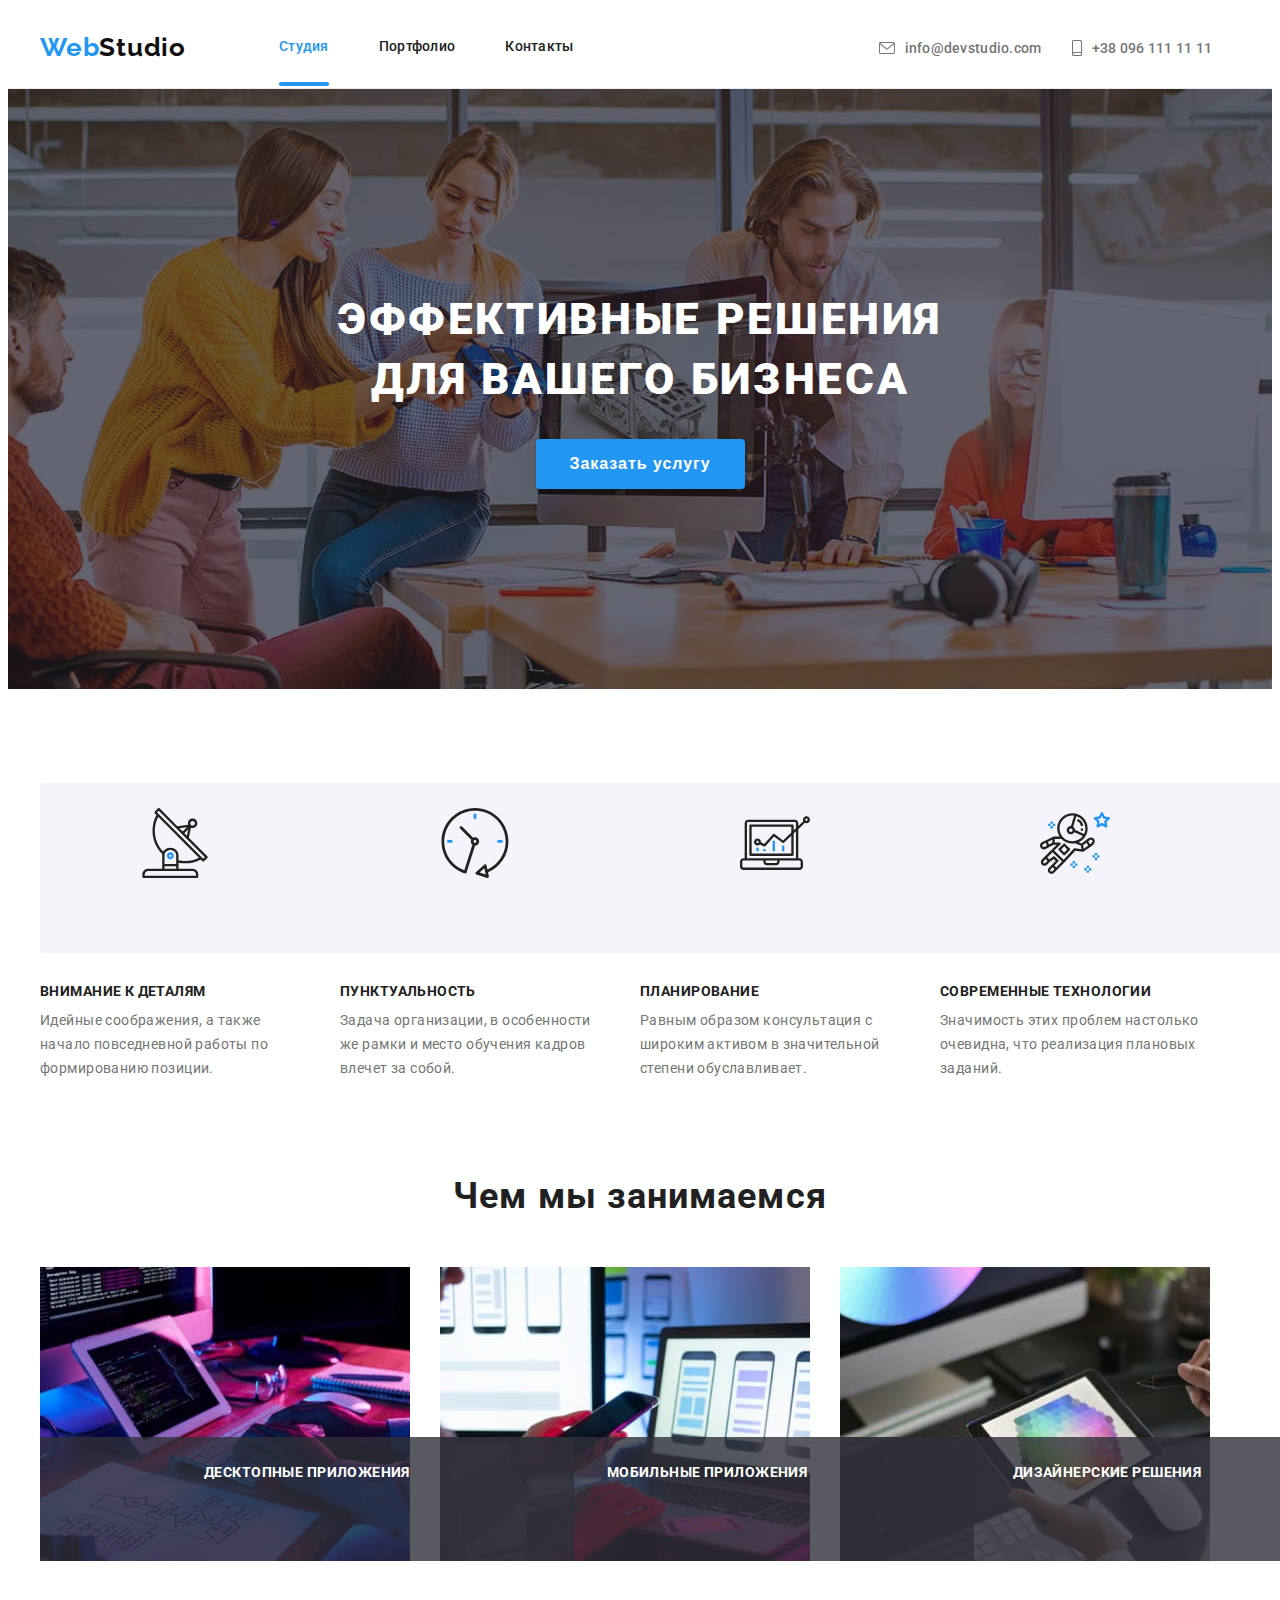
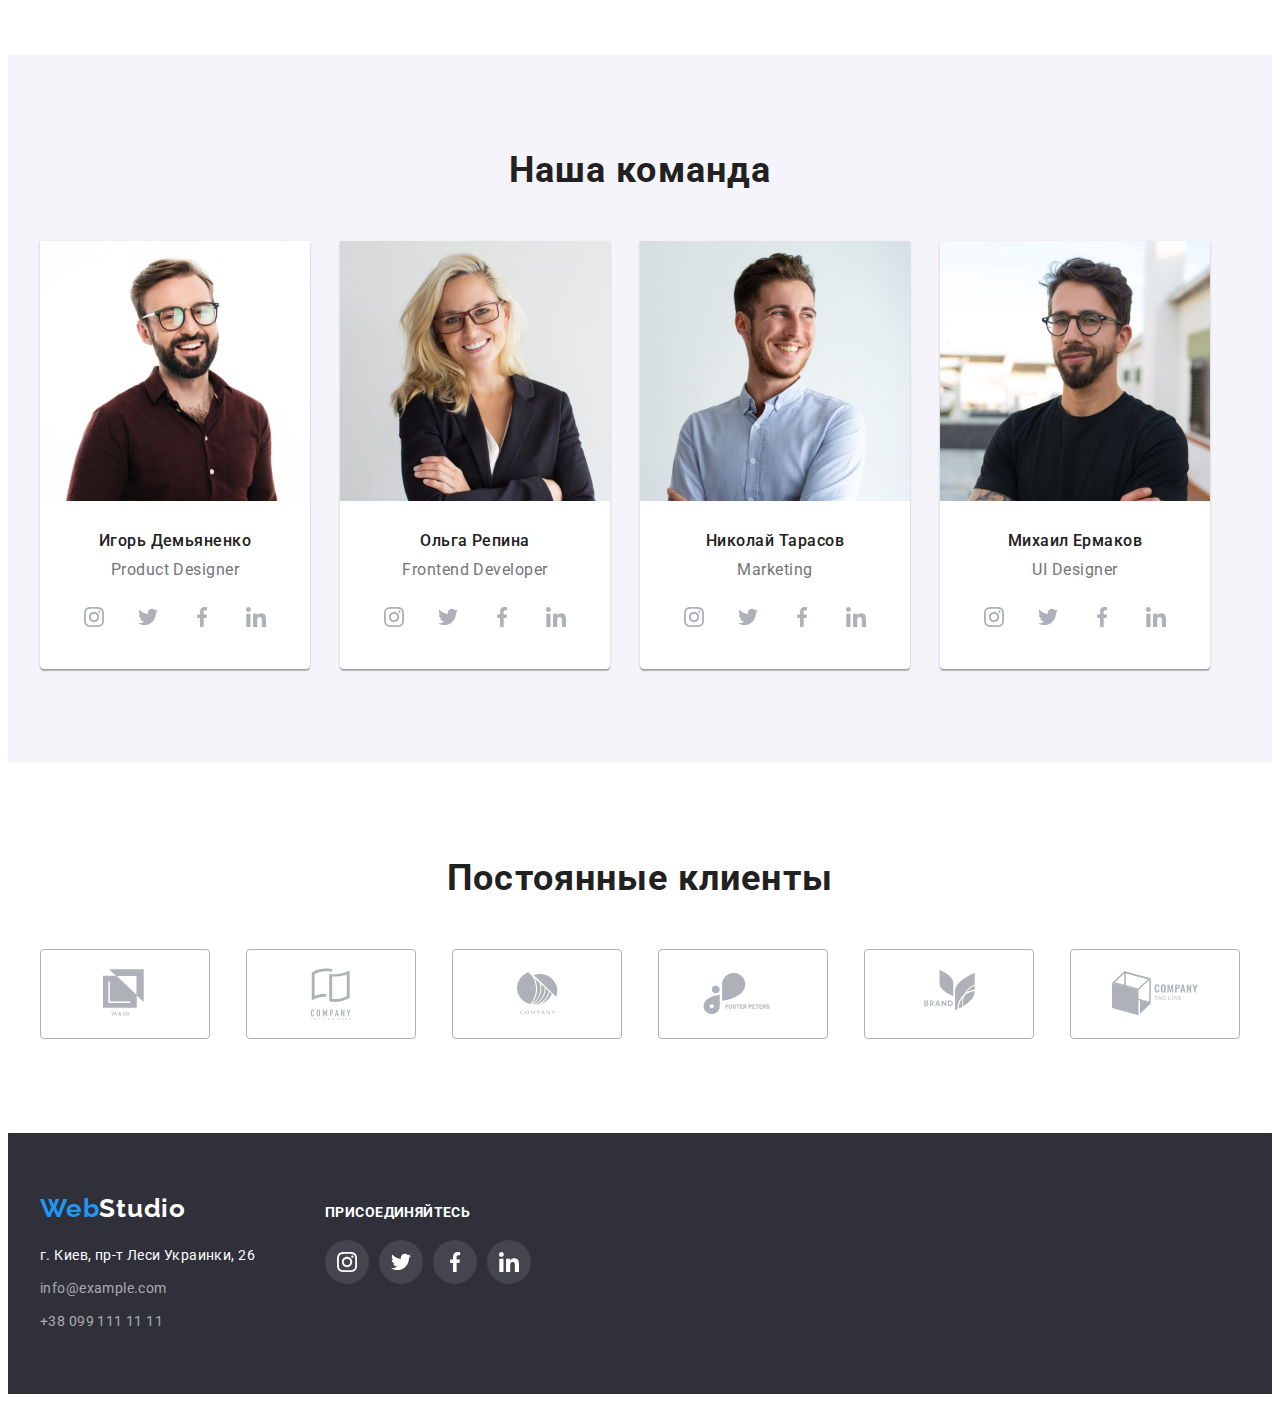
<file: index.html>
<!DOCTYPE html>
<html lang="ru">
<head>
    <meta charset="UTF-8">
    <meta name="viewport" content="width=device-width, initial-scale=1.0">
    <title>Web Studio</title>
    <link rel="stylesheet" href="https://cdnjs.cloudflare.com/ajax/libs/modern-normalize/1.0.0/modern-normalize.css"
        integrity="sha512-Zx6MlUMKSVJoQ+83OwhdILe8cSEsCzfqThJd7J/VA2UrK6Ctj85p+xzqfyuNXE5B1k25uUdmJ2OzItbBy9GHAQ=="
        crossorigin="anonymous" />
    <link rel="preconnect" href="https://fonts.gstatic.com">
    <link href="https://fonts.googleapis.com/css2?family=Raleway:wght@700&family=Roboto:wght@400;500;700;900&display=swap"
        rel="stylesheet">
    <link href="./css/styles.css" rel="stylesheet">
</head>
<body>
    <header class="header">
        <div class="container">
            <nav class="navigation">
                <a class="logo" href="./index.html"><span class="logo-web">Web</span>Studio</a>
                <ul class="navigation-list">
                    <li class="navigation-list-item">
                        <a class="navigation-list-link current" href="./index.html">Студия</a>
                    </li>
                    <li class="navigation-list-item">
                        <a class="navigation-list-link" href="./portfolio.html">Портфолио</a>
                    </li>
                    <li class="navigation-list-item">
                        <a class="navigation-list-link" href="#">Контакты</a>
                    </li>
                </ul>
            </nav>
            <address class="address">
                <ul class="address-list">
                    <li class="address-list-item">
                            <a class="address-list-link letter-link" href="mailto:info@devstudio.com">
                                    <svg class="header-icon letter">
                                        <use href="./images/sprite.svg#icon-envelope"></use>
                                    </svg>
                                    <span>info@devstudio.com</span>
                            </a>
                    </li>
                    <li class="address-list-item">
                        <a class="address-list-link" href="tel:+380961111111">
                                <svg class="header-icon phone">
                                    <use href="./images/sprite.svg#icon-smartphone"></use>
                                </svg>
                                <span>+38 096 111 11 11</span>
                        </a>
                    </li>
                </ul>
            </address>
        </div>
    </header>
    <main>
        <!--HERO-->
        <section class="hero">
                <h1 class="hero-name">Эффективные решения для вашего бизнеса</h1>
                <button class="hero-button button" type="button" data-modal-open>Заказать услугу</button>
        </section>
        <!--FEATURES-->
        <section class="features-section">
            <div class="container">
                <!--<h2>Наши особенности</h2>-->
                <ul class="features-list">
                    <li class="features-list-item">
                        <div class="features-list-icon-container">
                            <svg class="features-list-icon">
                                <use href="./images/sprite.svg#icon-antenna" width="70" height="70"></use>
                            </svg>
                        </div>
                        <h3 class="features-list-item-name">Внимание к деталям</h3>
                        <p class="features-list-item-description">Идейные соображения, а также начало повседневной работы по
                            формированию позиции.</p>
                    </li>
                    <li class="features-list-item">
                        <div class="features-list-icon-container">
                            <svg class="features-list-icon">
                                <use href="./images/sprite.svg#icon-clock" width="70" height="70"></use>
                            </svg>
                        </div>
                        <h3 class="features-list-item-name">Пунктуальность</h3>
                        <p class="features-list-item-description">Задача организации, в особенности же рамки и место обучения кадров
                            влечет за собой.</p>
                    </li>
                    <li class="features-list-item">
                        <div class="features-list-icon-container">
                            <svg class="features-list-icon">
                                <use href="./images/sprite.svg#icon-diagram" width="70" height="70"></use>
                            </svg>
                        </div>
                        <h3 class="features-list-item-name">Планирование</h3>
                        <p class="features-list-item-description">Равным образом консультация с широким активом в значительной степени
                            обуславливает.</p>
                    </li>
                    <li class="features-list-item">
                        <div class="features-list-icon-container">
                            <svg class="features-list-icon">
                                <use href="./images/sprite.svg#icon-astronaut" width="70" height="70"></use>
                            </svg>
                        </div>
                        <h3 class="features-list-item-name">Современные технологии</h3>
                        <p class="features-list-item-description">Значимость этих проблем настолько очевидна, что реализация плановых
                            заданий.</p>
                    </li>
                </ul>
            </div>
        </section>
        <section class="section">
            <div class="container">
                <!--WHAT WE DO-->
                <h2 class="whatwedo-title">Чем мы занимаемся</h2>
                <ul class="whatwedo-list">
                    <li class="whatwedo-list-item">
                        <img class="whatwedo-list-img" src="./images/studio/ourworks/codding.jpg" alt="программист пишет код"
                            width="370" height="294">
                        <p class="whatwedo-list-img-description">Десктопные приложения</p>
                    </li>
                    <li class="whatwedo-list-item">
                        <img class="whatwedo-list-img" src="./images/studio/ourworks/testing.jpg" alt="тестировщик проверяет продукт"
                            width="370" height="294">
                        <p class="whatwedo-list-img-description">Мобильные приложения</p>
                    </li>
                    <li class="whatwedo-list-item">
                        <img class="whatwedo-list-img" src="./images/studio/ourworks/design.jpg" alt="дизайнер выбирает цвет"
                            width="370" height="294">
                        <p class="whatwedo-list-img-description">Дизайнерские решения</p>
                    </li>
                </ul>
            </div>
        </section>
        <section class="section our-team-section">
            <div class="container">
                <!--OUR TEAM-->
                <h2 class="ourteam-title">Наша команда</h2>
                <ul class="ourteam-list">
                    <li class="ourteam-list-item">
                        <img class="ourteam-list-img" src="./images/studio/team/productdesigner.jpg" alt="Дизайнер продукта" width="270"
                            height="260">
                            <div class="team-description">
                                <h3 class="ourteam-list-name">Игорь Демьяненко</h3>
                                <p class="ourteam-list-name-description" lang="en">Product Designer</p>
                                <ul class="ourteam-social-links-list">
                                    <li class="ourteam-social-links-item">
                                        <a class="ourteam-social-links-link" href="#">
                                            <svg class="ourteam-social-links-icon">
                                                <use href="./images/sprite.svg#icon-instagram-1"></use>
                                            </svg>
                                        </a>
                                    </li>
                                    <li class="ourteam-social-links-item">
                                        <a class="ourteam-social-links-link" href="#">
                                            <svg class="ourteam-social-links-icon">
                                                <use href="./images/sprite.svg#icon-twitter-1"></use>
                                            </svg>
                                        </a>
                                    </li>
                                    <li class="ourteam-social-links-item">
                                        <a class="ourteam-social-links-link" href="#">
                                            <svg class="ourteam-social-links-icon">
                                                <use href="./images/sprite.svg#icon-facebook-1"></use>
                                            </svg>
                                        </a>
                                    </li>
                                    <li class="ourteam-social-links-item">
                                        <a class="ourteam-social-links-link" href="#">
                                            <svg class="ourteam-social-links-icon">
                                                <use href="./images/sprite.svg#icon-linkedin-1"></use>
                                            </svg>
                                        </a>
                                    </li>
                                </ul>
                            </div>
                    </li>
                    <li class="ourteam-list-item">
                        <img class="ourteam-list-img" src="./images/studio/team/developer.jpg" alt="Программист" width="270"
                            height="260">
                            <div class="team-description">
                                <h3 class="ourteam-list-name">Ольга Репина</h3>
                                <p class="ourteam-list-name-description" lang="en">Frontend Developer</p>
                                <ul class="ourteam-social-links-list">
                                    <li class="ourteam-social-links-item">
                                        <a class="ourteam-social-links-link" href="#">
                                            <svg class="ourteam-social-links-icon">
                                                <use href="./images/sprite.svg#icon-instagram-1"></use>
                                            </svg>
                                        </a>
                                    </li>
                                    <li class="ourteam-social-links-item">
                                        <a class="ourteam-social-links-link" href="#">
                                            <svg class="ourteam-social-links-icon">
                                                <use href="./images/sprite.svg#icon-twitter-1"></use>
                                            </svg>
                                        </a>
                                    </li>
                                    <li class="ourteam-social-links-item">
                                        <a class="ourteam-social-links-link" href="#">
                                            <svg class="ourteam-social-links-icon">
                                                <use href="./images/sprite.svg#icon-facebook-1"></use>
                                            </svg>
                                        </a>
                                    </li>
                                    <li class="ourteam-social-links-item">
                                        <a class="ourteam-social-links-link" href="#">
                                            <svg class="ourteam-social-links-icon">
                                                <use href="./images/sprite.svg#icon-linkedin-1"></use>
                                            </svg>
                                        </a>
                                    </li>
                                </ul>
                            </div>
                    
                    </li>
                    <li class="ourteam-list-item">
                        <img class="ourteam-list-img" src="./images/studio/team/marketing.jpg" alt="Маркетолог" width="270"
                            height="260">
                            <div class="team-description">
                                <h3 class="ourteam-list-name">Николай Тарасов</h3>
                                <p class="ourteam-list-name-description" lang="en">Marketing</p>
                                <ul class="ourteam-social-links-list">
                                    <li class="ourteam-social-links-item">
                                        <a class="ourteam-social-links-link" href="#">
                                            <svg class="ourteam-social-links-icon">
                                                <use href="./images/sprite.svg#icon-instagram-1"></use>
                                            </svg>
                                        </a>
                                    </li>
                                    <li class="ourteam-social-links-item">
                                        <a class="ourteam-social-links-link" href="#">
                                            <svg class="ourteam-social-links-icon">
                                                <use href="./images/sprite.svg#icon-twitter-1"></use>
                                            </svg>
                                        </a>
                                    </li>
                                    <li class="ourteam-social-links-item">
                                        <a class="ourteam-social-links-link" href="#">
                                            <svg class="ourteam-social-links-icon">
                                                <use href="./images/sprite.svg#icon-facebook-1"></use>
                                            </svg>
                                        </a>
                                    </li>
                                    <li class="ourteam-social-links-item">
                                        <a class="ourteam-social-links-link" href="#">
                                            <svg class="ourteam-social-links-icon">
                                                <use href="./images/sprite.svg#icon-linkedin-1"></use>
                                            </svg>
                                        </a>
                                    </li>
                                </ul>
                            </div>
                    </li>
                    <li class="ourteam-list-item">
                        <img class="ourteam-list-img" src="./images/studio/team/uidesigner.jpg" alt="Веб-дизайнер" width="270"
                            height="260">
                            <div class="team-description">
                                <h3 class="ourteam-list-name">Михаил Ермаков</h3>
                                <p class="ourteam-list-name-description" lang="en">UI Designer</p>
                                <ul class="ourteam-social-links-list">
                                    <li class="ourteam-social-links-item">
                                        <a class="ourteam-social-links-link" href="#">
                                            <svg class="ourteam-social-links-icon">
                                                <use href="./images/sprite.svg#icon-instagram-1"></use>
                                            </svg>
                                        </a>
                                    </li>
                                    <li class="ourteam-social-links-item">
                                        <a class="ourteam-social-links-link" href="#">
                                            <svg class="ourteam-social-links-icon">
                                                <use href="./images/sprite.svg#icon-twitter-1"></use>
                                            </svg>
                                        </a>
                                    </li>
                                    <li class="ourteam-social-links-item">
                                        <a class="ourteam-social-links-link" href="#">
                                            <svg class="ourteam-social-links-icon">
                                                <use href="./images/sprite.svg#icon-facebook-1"></use>
                                            </svg>
                                        </a>
                                    </li>
                                    <li class="ourteam-social-links-item">
                                        <a class="ourteam-social-links-link" href="#">
                                            <svg class="ourteam-social-links-icon">
                                                <use href="./images/sprite.svg#icon-linkedin-1"></use>
                                            </svg>
                                        </a>
                                    </li>
                                </ul>
                            </div>
                    </li>
                </ul>
            </div>
        </section>
        <section class="section">
            <div class="container">
                <!--OUR CLIENTS-->
                <h2 class="our-clients-title">Постоянные клиенты</h2>
                <ul class="our-clients-list">
                    <li class="our-clients-list-item">
                        <a class="our-clients-list-link" href="#">
                            <svg class="our-clients-link-icon logo-1">
                                <use href="./images/sprite.svg#icon-logo-1"></use>
                            </svg>
                        </a>
                    </li>
                    <li class="our-clients-list-item">
                        <a class="our-clients-list-link" href="#">
                            <svg class="our-clients-link-icon logo-2">
                                <use href="./images/sprite.svg#icon-logo-2"></use>
                            </svg>
                        </a>
                    </li>
                    <li class="our-clients-list-item">
                        <a class="our-clients-list-link" href="#">
                            <svg class="our-clients-link-icon logo-3">
                                <use href="./images/sprite.svg#icon-logo-3"></use>
                            </svg>
                        </a>
                    </li>
                    <li class="our-clients-list-item">
                        <a class="our-clients-list-link" href="#">
                            <svg class="our-clients-link-icon logo-4">
                                <use href="./images/sprite.svg#icon-logo-4"></use>
                            </svg>
                        </a>
                    </li>
                    <li class="our-clients-list-item">
                        <a class="our-clients-list-link" href="#">
                            <svg class="our-clients-link-icon logo-5">
                                <use href="./images/sprite.svg#icon-logo-5"></use>
                            </svg>
                        </a>
                    </li>
                    <li class="our-clients-list-item">
                        <a class="our-clients-list-link" href="#">
                            <svg class="our-clients-link-icon logo-6">
                                <use href="./images/sprite.svg#icon-logo-6"></use>
                            </svg>
                        </a>
                    </li>
                </ul>
            </div>
        </section>
    </main>
    <footer class="website-footer">
        <div class="container">
            <address class="contacts">
                <div class="footer-blocks">
                    <div class="logo-links">
                        <a class="logo" href="./index.html"><span class="logo-web">Web</span><span class="logo-studio">Studio</span></a>
                        <ul class="contacts-list">
                            <li class="contacts-list-item">
                                <a class="contacts-list-link street" href="https://goo.gl/maps/W54UPo8mRbskZ7QD6">г. Киев, пр-т Леси
                                    Украинки, 26</a>
                            </li>
                            <li class="contacts-list-item">
                                <a class="contacts-list-link" href="mailto:info@example.com">info@example.com</a>
                            </li>
                            <li class="contacts-list-item">
                                <a class="contacts-list-link" href="tel:+380991111111">+38 099 111 11 11</a>
                            </li>
                        </ul>
                    </div>
                    <div class="join-us">
                        <p class="join-us-title">Присоединяйтесь</p>
                        <ul class="join-list">
                            <li class="join-list-item">
                                <a class="join-list-link" href="#">
                                    <svg class="join-list-icon">
                                        <use href="./images/sprite.svg#icon-instagram-2"></use>
                                    </svg>
                                </a>
                            </li>
                            <li class="join-list-item">
                                <a class="join-list-link" href="#">
                                    <svg class="join-list-icon">
                                        <use href="./images/sprite.svg#icon-twitter-2"></use>
                                    </svg>
                                </a>
                            </li>
                            <li class="join-list-item">
                                <a class="join-list-link" href="#">
                                    <svg class="join-list-icon">
                                        <use href="./images/sprite.svg#icon-facebook-2"></use>
                                    </svg>
                                </a>
                            </li>
                            <li class="join-list-item">
                                <a class="join-list-link" href="#">
                                    <svg class="join-list-icon">
                                        <use href="./images/sprite.svg#icon-linkedin-2"></use>
                                    </svg>
                                </a>
                            </li>
                        </ul>
                    </div>
                </div>
               
            </address>
        </div>
    </footer>


    <div class="backdrop is-hidden" data-modal>
        <div class="modal">
            <button type="button" class="close-button" data-modal-close>
                <svg class="modal-icon" width="18" height="18">
                    <use href="./images/sprite.svg#icon-close"></use>
                </svg>
            </button>
        </div>
    </div>
    <script src="./js/modal.js"></script>
</body>
</html>
</file>
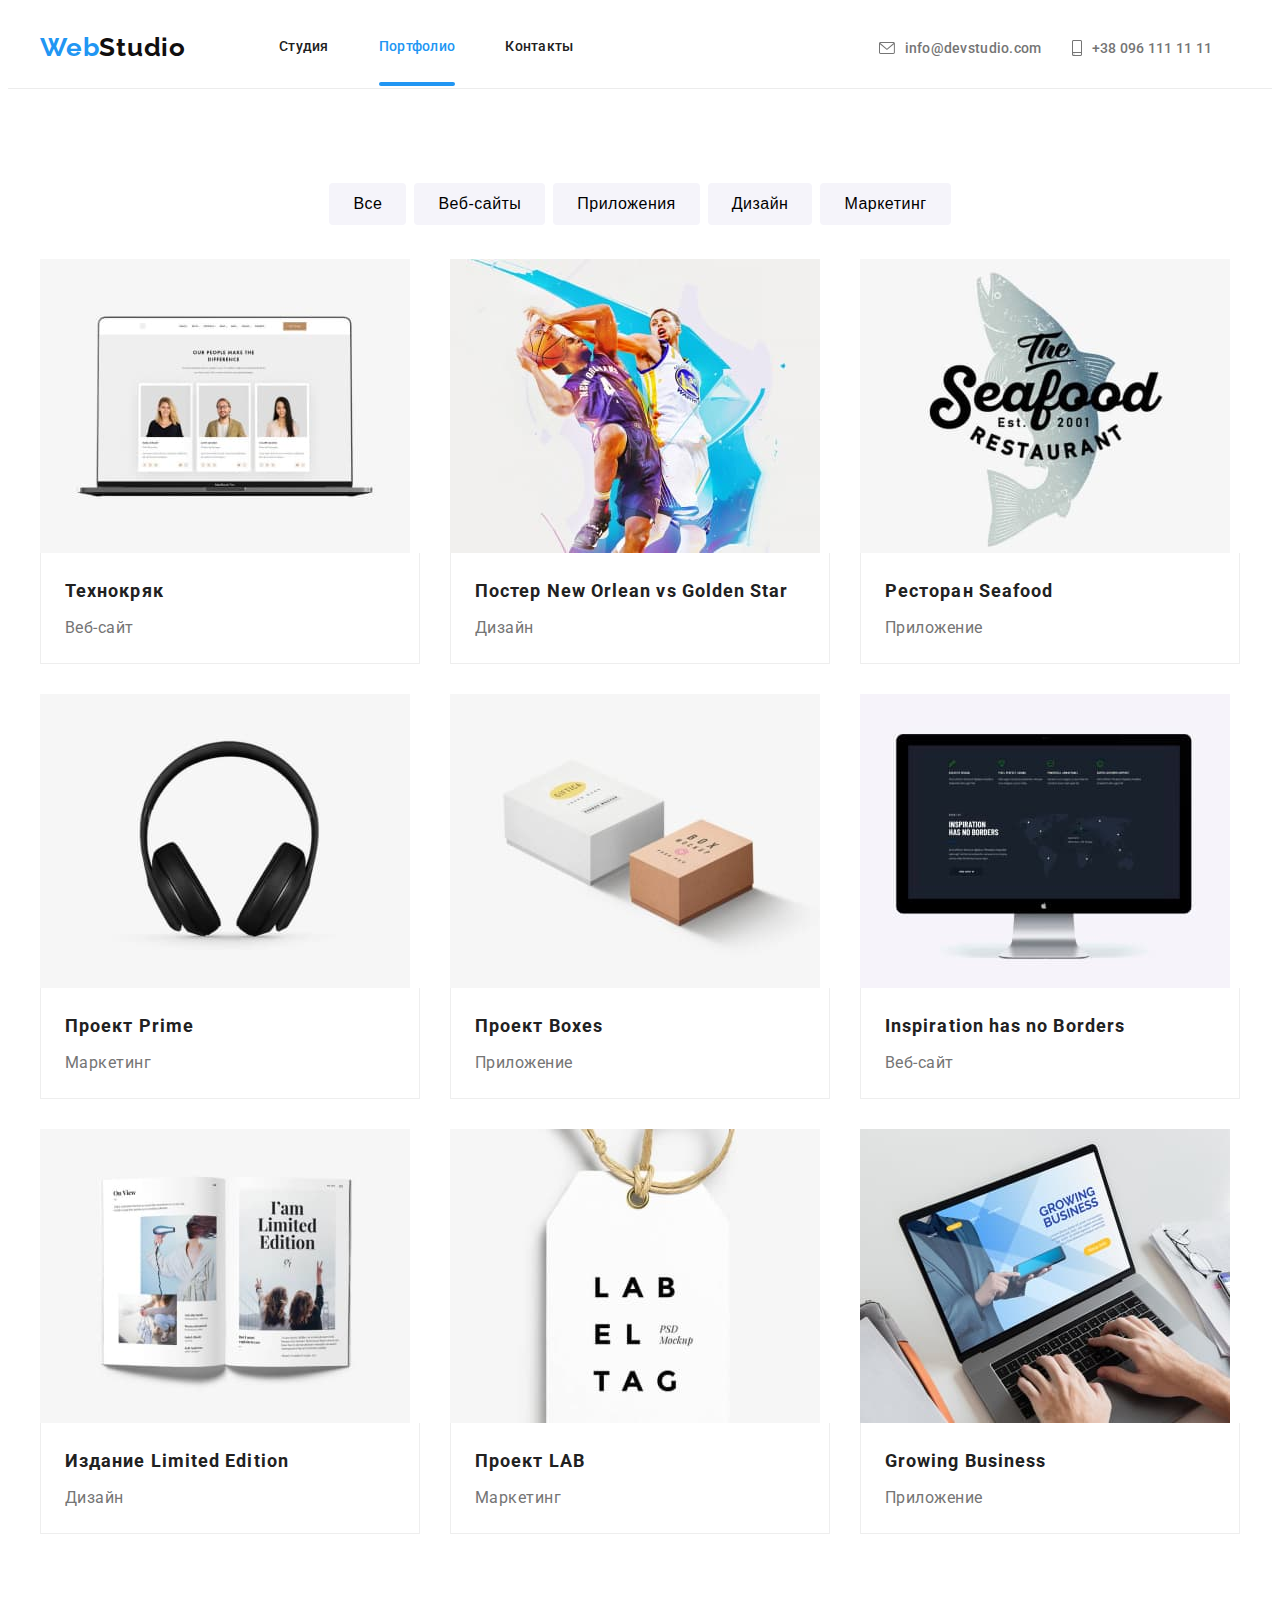
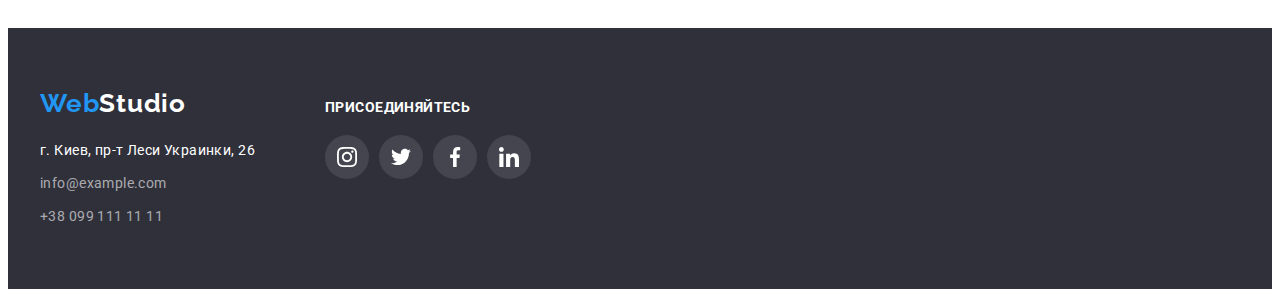
<file: portfolio.html>
<!DOCTYPE html>
<html lang="ru">
<head>
    <meta charset="UTF-8">
    <meta name="viewport" content="width=device-width, initial-scale=1.0">
    <title>Portfolio</title>
    <link rel="stylesheet" href="https://cdnjs.cloudflare.com/ajax/libs/modern-normalize/1.0.0/modern-normalize.css"
        integrity="sha512-Zx6MlUMKSVJoQ+83OwhdILe8cSEsCzfqThJd7J/VA2UrK6Ctj85p+xzqfyuNXE5B1k25uUdmJ2OzItbBy9GHAQ=="
        crossorigin="anonymous" />
    <link rel="preconnect" href="https://fonts.gstatic.com">
    <link href="https://fonts.googleapis.com/css2?family=Raleway:wght@700&family=Roboto:wght@400;500;700;900&display=swap"
        rel="stylesheet">
    <link href="./css/styles.css" rel="stylesheet">
</head>
<body>
    <header class="header">
        <div class="container">
            <nav class="navigation">
                <a class="logo" href="./index.html"><span class="logo-web">Web</span>Studio</a>
                <ul class="navigation-list">
                    <li class="navigation-list-item">
                        <a class="navigation-list-link" href="./index.html">Студия</a>
                    </li>
                    <li class="navigation-list-item">
                        <a class="navigation-list-link current" href="./portfolio.html">Портфолио</a>
                    </li>
                    <li class="navigation-list-item">
                        <a class="navigation-list-link" href="#">Контакты</a>
                    </li>
                </ul>
            </nav>
            <address class="address">
                <ul class="address-list">
                    <li class="address-list-item">
                        <a class="address-list-link letter-link" href="mailto:info@devstudio.com">
                            <svg class="header-icon letter">
                                <use href="./images/sprite.svg#icon-envelope"></use>
                            </svg>
                            <span>info@devstudio.com</span>
                        </a>
                    </li>
                    <li class="address-list-item">
                        <a class="address-list-link" href="tel:+380961111111">
                            <svg class="header-icon phone">
                                <use href="./images/sprite.svg#icon-smartphone"></use>
                            </svg>
                            <span>+38 096 111 11 11</span>
                        </a>
                    </li>
                </ul>
            </address>
        </div>
    </header>
    <main>
        <section class="section">
            <div class="container">
                <!--<h2>Наши работы</h1>-->
                <ul class="buttons-list">
                    <li class="buttons-list-item"><button class="button-text button" type="button">Все</button></li>
                    <li class="buttons-list-item"><button class="button-text button" type="button">Веб-сайты</button></li>
                    <li class="buttons-list-item"><button class="button-text button" type="button">Приложения</button></li>
                    <li class="buttons-list-item"><button class="button-text button" type="button">Дизайн</button></li>
                    <li class="buttons-list-item"><button class="button-text button" type="button">Маркетинг</button></li>
                </ul>
                <ul class="projects">
                    <li class="project-item">
                        <a class="project-item-link" href="#">
                            <div class="project-item-img-position">
                                <img class="project-item-img" src="./images/portfolio/tehnokriak-project.jpg" alt="Веб-сайт Технокряк" width="370"
                                    height="294">
                                <p class="project-overlay">Технокряк это современная площадка распространения коронавируса. Компании используют эту платформу для цифрового
                                шпионажа и атак на защищённые сервера конкурентов.</p>
                            </div>
                            <div class="project-description">
                                <h3 class="project-item-name">Технокряк</h3>
                                <p class="project-item-description">Веб-сайт</p>
                            </div>
                        </a>
                    </li>
                    <li class="project-item">
                        <a class="project-item-link" href="#">
                            <div class="project-item-img-position">
                                <img class="project-item-img" src="./images/portfolio/poster.jpg" alt="Постер с баскетболистами" width="370"
                                    height="294">
                                <p class="project-overlay">Технокряк это современная площадка распространения коронавируса. Компании используют эту
                                    платформу для цифрового шпионажа и атак на защищённые сервера конкурентов.</p>
                            </div>
                            <div class="project-description">
                                <h3 class="project-item-name">Постер New Orlean vs Golden Star</h3>
                                <p class="project-item-description">Дизайн</p>
                            </div>
                        </a>
                    </li>
                    <li class="project-item">
                        <a class="project-item-link" href="#">
                            <div class="project-item-img-position">
                                <img class="project-item-img" src="./images/portfolio/seafood-restaurant.jpg" alt="Логотип ресторана" width="370"
                                    height="294">
                                <p class="project-overlay">Технокряк это современная площадка распространения коронавируса. Компании используют эту
                                    платформу для цифрового шпионажа и атак на защищённые сервера конкурентов.</p>
                            </div>
                            <div class="project-description">
                                <h3 class="project-item-name">Ресторан Seafood</h3>
                                <p class="project-item-description">Приложение</p>
                            </div>
                        </a>
                    </li>
                    <li class="project-item">
                        <a class="project-item-link" href="#">
                            <div class="project-item-img-position">
                                <img class="project-item-img" src="./images/portfolio/prime-project.jpg" alt="Наушники" width="370" height="294">
                                <p class="project-overlay">Технокряк это современная площадка распространения коронавируса. Компании используют эту
                                    платформу для цифрового шпионажа и атак на защищённые сервера конкурентов.</p>
                            </div>
                            <div class="project-description">
                                <h3 class="project-item-name">Проект Prime</h3>
                                <p class="project-item-description">Маркетинг</p>
                            </div>
                        </a>
                    </li>
                    <li class="project-item">
                        <a class="project-item-link" href="#">
                            <div class="project-item-img-position">
                                <img class="project-item-img" src="./images/portfolio/boxes-project.jpg" alt="Белая и коричневая коробки" width="370"
                                    height="294">
                                <p class="project-overlay">Технокряк это современная площадка распространения коронавируса. Компании используют эту
                                    платформу для цифрового шпионажа и атак на защищённые сервера конкурентов.</p>
                            </div>
                            <div class="project-description">
                                <h3 class="project-item-name">Проект Boxes</h3>
                                <p class="project-item-description">Приложение</p>
                            </div>
                        </a>
                    </li>
                    <li class="project-item">
                        <a class="project-item-link" href="#">
                            <div class="project-item-img-position">
                                <img class="project-item-img" src="./images/portfolio/inspiration-has-noborders.jpg" alt="Вебсайт на чёрном фоне"
                                    width="370" height="294">
                                <p class="project-overlay">Технокряк это современная площадка распространения коронавируса. Компании используют эту платформу для цифрового шпионажа и атак на защищённые сервера конкурентов.</p>
                            </div>
                            <div class="project-description">
                                <h3 class="project-item-name">Inspiration has no Borders</h3>
                                <p class="project-item-description">Веб-сайт</p>
                            </div>
                        </a>
                    </li>
                    <li class="project-item">
                        <a class="project-item-link" href="#">
                            <div class="project-item-img-position">
                                <img class="project-item-img" src="./images/portfolio/limited-edition.jpg" alt="Открытая книга" width="370"
                                    height="294">
                                <p class="project-overlay">Технокряк это современная площадка распространения коронавируса. Компании используют эту
                                    платформу для цифрового шпионажа и атак на защищённые сервера конкурентов.</p>
                            </div>
                            <div class="project-description">
                                <h3 class="project-item-name">Издание Limited Edition</h3>
                                <p class="project-item-description">Дизайн</p>
                            </div>
                        </a>
                    </li>
                    <li class="project-item">
                        <a class="project-item-link" href="#">
                            <div class="project-item-img-position">
                                <img class="project-item-img" src="./images/portfolio/lab-project.jpg" alt="Этикетка LabelTag" width="370" height="294">
                                <p class="project-overlay">Технокряк это современная площадка распространения коронавируса. Компании используют эту
                                    платформу для цифрового шпионажа и атак на защищённые сервера конкурентов.</p>
                            </div>
                            <div class="project-description">
                                <h3 class="project-item-name">Проект LAB</h3>
                                <p class="project-item-description">Маркетинг</p>
                            </div>
                        </a>
                    </li>
                    <li class="project-item">
                        <a class="project-item-link" href="#">
                            <div class="project-item-img-position">
                                <img class="project-item-img" src="./images/portfolio/growing-business.jpg" alt="Приложение на голубом фоне" width="370"
                                    height="294">
                                <p class="project-overlay">Технокряк это современная площадка распространения коронавируса. Компании используют эту
                                    платформу для цифрового шпионажа и атак на защищённые сервера конкурентов.</p>
                            </div>
                            <div class="project-description">
                                <h3 class="project-item-name">Growing Business</h3>
                                <p class="project-item-description">Приложение</p>
                            </div>
                        </a>
                    </li>
                </ul>
            </div>
        </section>
    </main>
    <footer class="website-footer">
        <div class="container">
            <address class="contacts">
                <div class="footer-blocks">
                    <div class="logo-links">
                        <a class="logo" href="./index.html"><span class="logo-web">Web</span><span
                                class="logo-studio">Studio</span></a>
                        <ul class="contacts-list">
                            <li class="contacts-list-item">
                                <a class="contacts-list-link street" href="https://goo.gl/maps/W54UPo8mRbskZ7QD6">г. Киев,
                                    пр-т Леси
                                    Украинки, 26</a>
                            </li>
                            <li class="contacts-list-item">
                                <a class="contacts-list-link" href="mailto:info@example.com">info@example.com</a>
                            </li>
                            <li class="contacts-list-item">
                                <a class="contacts-list-link" href="tel:+380991111111">+38 099 111 11 11</a>
                            </li>
                        </ul>
                    </div>
                    <div class="join-us">
                        <p class="join-us-title">Присоединяйтесь</p>
                        <ul class="join-list">
                            <li class="join-list-item">
                                <a class="join-list-link" href="#">
                                    <svg class="join-list-icon">
                                        <use href="./images/sprite.svg#icon-instagram-2"></use>
                                    </svg>
                                </a>
                            </li>
                            <li class="join-list-item">
                                <a class="join-list-link" href="#">
                                    <svg class="join-list-icon">
                                        <use href="./images/sprite.svg#icon-twitter-2"></use>
                                    </svg>
                                </a>
                            </li>
                            <li class="join-list-item">
                                <a class="join-list-link" href="#">
                                    <svg class="join-list-icon">
                                        <use href="./images/sprite.svg#icon-facebook-2"></use>
                                    </svg>
                                </a>
                            </li>
                            <li class="join-list-item">
                                <a class="join-list-link" href="#">
                                    <svg class="join-list-icon">
                                        <use href="./images/sprite.svg#icon-linkedin-2"></use>
                                    </svg>
                                </a>
                            </li>
                        </ul>
                    </div>
                </div>
    
            </address>
        </div>
    </footer>

</body>
</html>
</file>
<file: css/styles.css>
:root {
  --main-color: #212121;
  --accent-color: #2196f3;
  --description-color: #757575;
  --hero-color: #c4c4c4;
  --gray-color: #f5f4fa;
  --icon-color: #afb1b8;
}

body {
  font-family: "Roboto", sans-serif;
  color: var(--main-color);
}

h1,
h2,
h3,
h4,
h5,
h6,
p {
  margin: 0;
}

.img {
  display: block;
}

.button {
  display: inline-block;
  border-color: transparent;
}

ul {
  margin: 0;
  padding: 0;
}

.section {
  padding: 94px 0;
}

.container {
  width: 1200px;
  padding: 0 15px;
  margin: 0 auto;
}

.button {
  cursor: pointer;
  display: inline-block;
}

.navigation-list-item,
.address-list-item,
.contacts-list-item,
.features-list-item,
.whatwedo-list-item,
.ourteam-list-item,
.buttons-list-item,
.project-item {
  list-style-type: none;
}

/*=====================HEADER====================*/
.header {
  border-bottom: 1px solid #ececec;
}

.header .container {
  display: flex;
  align-items: center;
}

.container .navigation {
  display: flex;
  align-items: center;
}

.navigation-list {
  display: flex;
}

.address-list {
  display: flex;
}

.logo {
  font-family: "Raleway", sans-serif;
  font-style: normal;
  font-weight: 700;
  font-size: 26px;
  line-height: 1.192;
  letter-spacing: 0.03em;
  text-decoration: none;
  color: rgb(17, 15, 15);
  transition: color 250ms cubic-bezier(0.4, 0, 0.2, 1);
}

.header .logo {
  margin-right: 93px;
  padding-bottom: 25px;
  padding-top: 24px;
}

.logo-web {
  color: var(--accent-color);
}

.navigation-list-item:not(:last-child) {
  margin-right: 50px;
}

.navigation-list-link {
  font-weight: 500;
  font-size: 14px;
  line-height: 1.143;
  letter-spacing: 0.02em;
  text-decoration: none;

  color: var(--main-color);

  transition: color 250ms cubic-bezier(0.4, 0, 0.2, 1);
}

.address-list-item:not(:last-child) {
  margin-right: 30px;
}

.letter-link {
  margin-left: 305px;
}

.address-list-link {
  display: block;

  font-weight: 500;
  font-size: 14px;
  line-height: 1.143;
  letter-spacing: 0.02em;
  text-decoration: none;
  font-style: normal;

  color: var(--description-color);
  transition: color 250ms cubic-bezier(0.4, 0, 0.2, 1);
}

.address-list-link:hover .header-icon,
.address-list-link:focus .header-icon {
  fill: var(--accent-color);
}

.address-list-link {
  display: flex;
  align-items: center;
  justify-content: center;
}

.header-icon {
  margin-right: 10px;
  fill: var(--description-color);
}

.header-icon.letter {
  width: 16px;
  height: 12px;
}

.header-icon.phone {
  width: 10px;
  height: 16px;
}

.logo:focus,
.navigation-list-link:hover,
.navigation-list-link:focus,
.address-list-link:hover,
.address-list-link:focus {
  color: var(--accent-color);
}

.current {
  color: var(--accent-color);
}

.current::after {
  content: "";
  display: block;
  bottom: -27px;
  width: 100%;
  height: 4px;
  background-color: var(--accent-color);
  border-radius: 2px;
  position: relative;
}
/*====================MAIN PAGE====================*/
/*===========HERO=========*/
.hero-name {
  max-width: 696px;
  margin-bottom: 30px;
  margin-left: auto;
  margin-right: auto;
  text-align: center;

  font-weight: 900;
  font-size: 44px;
  line-height: 1.364;
  letter-spacing: 0.06em;
  text-transform: uppercase;

  color: #fff;
}

.hero {
  padding: 200px 0;

  background-color: var(--hero-color);
  background-image: linear-gradient(
      rgba(47, 48, 58, 0.4),
      rgba(47, 48, 58, 0.4)
    ),
    url("../images/hero/hero-img.jpg");
  background-repeat: no-repeat;
  background-size: cover;
  background-position: center;
}

.hero-button {
  min-weight: 200px;
  height: 50px;
  padding: 10px 32px;

  font-weight: 700;
  font-size: 16px;
  line-height: 1.875;
  display: flex;
  align-items: center;
  letter-spacing: 0.06em;
  color: #fff;
  margin: 0 auto;

  background: var(--accent-color);
  box-shadow: 0px 4px 4px rgba(0, 0, 0, 0.15);
  border-radius: 4px;
}

.hero-button:hover,
.hero-button:focus {
  background-color: var(--accent-color);
}

/*===========FEATURES=========*/

.features-section {
  padding-top: 94px;
}

.features-list {
  display: flex;
}

.features-list-item {
  width: 270px;
}

.features-list-item:not(:last-child) {
  margin-right: 30px;
}

.features-list-icon-container {
  display: flex;
  background: var(--gray-color);
  border-radius: 4px;
  width: 270px;
  height: 120px;
  margin-bottom: 30px;
  padding: 25px 100px;
}

.features-list-item-name {
  margin-bottom: 10px;

  font-weight: 700;
  font-size: 14px;
  line-height: 1.143;
  letter-spacing: 0.03em;
  text-transform: uppercase;
}

.features-list-item-description {
  font-weight: 400;
  font-size: 14px;
  line-height: 1.714;
  letter-spacing: 0.03em;
  color: var(--description-color);
}

/*===========WHAT WE DO=========*/

.whatwedo-title {
  margin-bottom: 50px;
}

.whatwedo-list {
  display: flex;
  position: relative;
}
.whatwedo-list-img {
  width: 370px;
  height: 294px;
  display: block;
}

.whatwedo-list-img-description {
  position: absolute;
  bottom: 0;
  width: 370px;
  height: 70px;
  padding: 27px 82px;
  font-weight: bold;
  font-size: 14px;
  line-height: 1.143;
  text-align: center;
  letter-spacing: 0.03em;
  text-transform: uppercase;
  color: #ffffff;
  background-color: rgba(47, 48, 58, 0.8);
}

.whatwedo-list-item:not(:last-child) {
  margin-right: 30px;
}

.whatwedo-title,
.ourteam-title,
.our-clients-title {
  font-weight: 700;
  font-size: 36px;
  line-height: 1.167;
  text-align: center;
  letter-spacing: 0.03em;
}

/*===========OUR TEAM=========*/

.our-team-section {
  background-color: var(--gray-color);
}

.ourteam-title {
  margin-bottom: 50px;
}

.ourteam-list {
  display: flex;
}

.ourteam-list-img {
  width: 270px;
  height: 260px;
  display: block;
}

.team-description {
  padding: 30px 32px;
}

.ourteam-list-item {
  width: 270px;
  height: 428px;

  background: #ffffff;
  box-shadow: 0px 1px 3px rgba(0, 0, 0, 0.12), 0px 1px 1px rgba(0, 0, 0, 0.14),
    0px 2px 1px rgba(0, 0, 0, 0.2);
  border-radius: 0px 0px 4px 4px;
}

.ourteam-list-item:not(:last-child) {
  margin-right: 30px;
}

.ourteam-list-name {
  margin-bottom: 10px;

  font-weight: 500;
  font-size: 16px;
  line-height: 1.188;
  text-align: center;
  letter-spacing: 0.03em;
}

.ourteam-list-name-description {
  font-weight: 400;
  font-size: 16px;
  line-height: 1.188;
  text-align: center;
  letter-spacing: 0.03em;
  color: var(--description-color);
  margin-bottom: 16px;
}

.ourteam-social-links-list {
  display: flex;
  justify-content: space-between;
  margin: 0;
  padding: 0;
  list-style-type: none;
}

.ourteam-social-links-link {
  display: flex;
  justify-content: center;
  align-items: center;
  border-radius: 50%;
  width: 44px;
  height: 44px;
  transition: background-color 250ms cubic-bezier(0.4, 0, 0.2, 1);
}

.ourteam-social-links-icon {
  width: 20px;
  height: 20px;
  fill: var(--icon-color);
  transition: fill 250ms cubic-bezier(0.4, 0, 0.2, 1);
}

.ourteam-social-links-link:hover,
.ourteam-social-links-link:focus {
  background-color: var(--accent-color);
}

.ourteam-social-links-link:hover .ourteam-social-links-icon,
.ourteam-social-links-link:focus .ourteam-social-links-icon {
  fill: #fff;
}

/*===========OUR CLIENTS=========*/
.our-clients-title {
  margin-bottom: 50px;
}

.our-clients-list {
  margin: 0;
  padding: 0;
  list-style-type: none;
}

.our-clients-list {
  display: flex;
  justify-content: space-between;
}

.our-clients-list-link {
  display: flex;
  justify-content: center;
  align-items: center;
  padding: 19px 41px;
  width: 170px;
  height: 90px;
  border: 1px solid var(--icon-color);
  box-sizing: border-box;
  border-radius: 4px;
  transition: border-color 250ms cubic-bezier(0.4, 0, 0.2, 1);
}

.our-clients-link-icon {
  fill: var(--icon-color);
  transition: fill 250ms cubic-bezier(0.4, 0, 0.2, 1);
}

.our-clients-list-link:hover,
.our-clients-list-link:focus {
  border-color: var(--accent-color);
}

.our-clients-list-link:hover .our-clients-link-icon,
.our-clients-list-link:focus .our-clients-link-icon {
  fill: var(--accent-color);
}

.logo-1 {
  width: 45px;
  height: 50px;
}

.logo-2 {
  width: 40px;
  height: 52px;
}

.logo-3 {
  width: 41px;
  height: 43px;
}

.logo-4 {
  width: 80px;
  height: 42px;
}

.logo-5 {
  width: 59px;
  height: 47px;
}

.logo-6 {
  width: 89px;
  height: 45px;
}

/*=====================PORTFOLIO PAGE===================*/
.buttons-list {
  display: flex;
  justify-content: center;
  margin-bottom: 34px;
}

.buttons-list-item:not(:last-child) {
  margin-right: 8px;
}

.button-text {
  padding: 6px 22px;
  min-width: 73px;
  font-weight: 500;
  font-size: 16px;
  line-height: 1.625;
  text-align: center;
  letter-spacing: 0.03em;

  background: var(--gray-color);
  border-radius: 4px;

  transition: all 250ms cubic-bezier(0.4, 0, 0.2, 1);
}

.button-text:hover,
.button-text:focus {
  background-color: var(--accent-color);
  color: #fff;
  box-shadow: 0px 3px 1px rgba(0, 0, 0, 0.1), 0px 1px 2px rgba(0, 0, 0, 0.08),
    0px 2px 2px rgba(0, 0, 0, 0.12);
  border-radius: 4px;
}

.projects {
  padding: 0;
  margin: 0;
  list-style: none;
  display: flex;
  flex-wrap: wrap;

  margin-left: -30px;
  margin-top: -30px;
}

.project-item {
  flex-basis: calc(100% / 3 - 30px);

  margin-left: 30px;
  margin-top: 30px;
  transition: box-shadow 250ms cubic-bezier(0.4, 0, 0.2, 1);
}

.project-item:hover,
.project-item:focus {
  box-shadow: 0px 1px 1px rgba(0, 0, 0, 0.12), 0px 4px 4px rgba(0, 0, 0, 0.06),
    1px 4px 6px rgba(0, 0, 0, 0.16);
}

.project-item-link {
  text-decoration: none;
}

.project-item-img-position {
  position: relative;
  overflow: hidden;
}

.project-item-img {
  display: block;
  width: 370px;
  height: 294px;
}

.project-overlay {
  position: absolute;
  top: 0;
  left: 0;
  width: 100%;
  height: 100%;
  padding: 63px 24px;
  font-size: 18px;
  line-height: 1.556;
  letter-spacing: 0.03em;
  color: #fff;
  background-color: rgba(33, 150, 243, 0.9);

  transform: translateY(100%);
  transition: 250ms cubic-bezier(0.4, 0, 0.2, 1);
}

.project-item:hover .project-overlay {
  transform: translateY(0%);
}

.project-description {
  max-width: 370px;
  padding: 20px 24px;
  border-bottom: 1px solid #eeeeee;
  border-right: 1px solid #eeeeee;
  border-left: 1px solid #eeeeee;
}

.project-item-name {
  font-weight: 700;
  font-size: 18px;
  line-height: 2;
  letter-spacing: 0.06em;
  margin-bottom: 4px;
  color: var(--main-color);
}

.project-item-description {
  font-weight: 400;
  font-size: 16px;
  line-height: 1.875;
  letter-spacing: 0.03em;
  color: var(--description-color);
}

/*=====================FOOTER====================*/
.website-footer {
  padding-top: 60px;
  padding-bottom: 60px;
}

.website-footer {
  background: #2f303a;
}

.footer-blocks {
  display: flex;
  align-items: baseline;
}
.website-footer .logo {
  display: block;
  margin-bottom: 20px;
}

.logo-studio {
  color: #fff;
}

.contacts-list {
  margin-right: 70px;
}

.contacts-list-item {
  display: block;
}

.contacts-list-item:not(:last-child) {
  margin-bottom: 9px;
}

.contacts-list-link {
  font-weight: 400;
  font-size: 14px;
  line-height: 1.714;
  letter-spacing: 0.03em;
  text-decoration: none;
  font-style: normal;

  color: rgba(255, 255, 255, 0.6);
  transition: color 250ms cubic-bezier(0.4, 0, 0.2, 1);
}

.contacts-list-link.street {
  font-weight: 400;
  font-size: 14px;
  line-height: 1.714;
  letter-spacing: 0.03em;

  color: #fff;
}

.contacts-list-link:hover,
.contacts-list-link:focus,
.contacts-list-link.address:hover,
.contacts-list-link.address:focus {
  color: var(--accent-color);
}

.join-us {
  width: 206px;
  height: 80px;
}

.join-us-title {
  margin-bottom: 20px;
  font-style: normal;
  font-weight: bold;
  font-size: 14px;
  line-height: 1.143;
  letter-spacing: 0.03em;
  text-transform: uppercase;

  color: #ffffff;
}

.join-list {
  display: flex;
  justify-content: space-between;

  margin: 0;
  padding: 0;
  list-style-type: none;
}

.join-list-link {
  display: flex;
  justify-content: center;
  align-items: center;
  border-radius: 50%;
  width: 44px;
  height: 44px;
  background: rgba(255, 255, 255, 0.1);
  transition: background-color 250ms cubic-bezier(0.4, 0, 0.2, 1);
}

.join-list-icon {
  width: 20px;
  height: 20px;
  fill: #fff;
}

.join-list-link:hover,
.join-list-link:focus {
  background-color: var(--accent-color);
}

/*=====================BACKDROP====================*/

.backdrop {
  position: fixed;
  top: 0;
  left: 0;
  width: 100%;
  height: 100%;
  background-color: rgba(0, 0, 0, 0.1);
  transition: all 500ms cubic-bezier(0.4, 0, 0.2, 1);
}

.backdrop.is-hidden {
  transition: all 500ms cubic-bezier(0.4, 0, 0.2, 1) 750ms;
}

.backdrop.is-hidden .modal {
  transform: translate(-50%, -50%) scale(0);
  transition: transform 500ms cubic-bezier(0.4, 0, 0.2, 1) 0ms;
}

.modal {
  position: absolute;
  top: 50%;
  left: 50%;
  transform: translate(-50%, -50%) scale(1);
  width: 528px;
  min-height: 581px;

  background: #ffffff;
  box-shadow: 0px 1px 3px rgba(0, 0, 0, 0.12), 0px 1px 1px rgba(0, 0, 0, 0.14),
    0px 2px 1px rgba(0, 0, 0, 0.2);
  border-radius: 4px;

  transition: transform 1000ms cubic-bezier(0.4, 0, 0.2, 1) 250ms;
}

.close-button {
  display: flex;
  justify-content: center;
  align-items: center;
  position: absolute;
  top: 8px;
  right: 8px;
  width: 30px;
  height: 30px;

  background: #fff;
  border: 1px solid rgba(0, 0, 0, 0.1);
  border-radius: 50%;

  cursor: pointer;
}

.is-hidden {
  opacity: 0;
  visibility: hidden;
  pointer-events: none;
}
</file>
